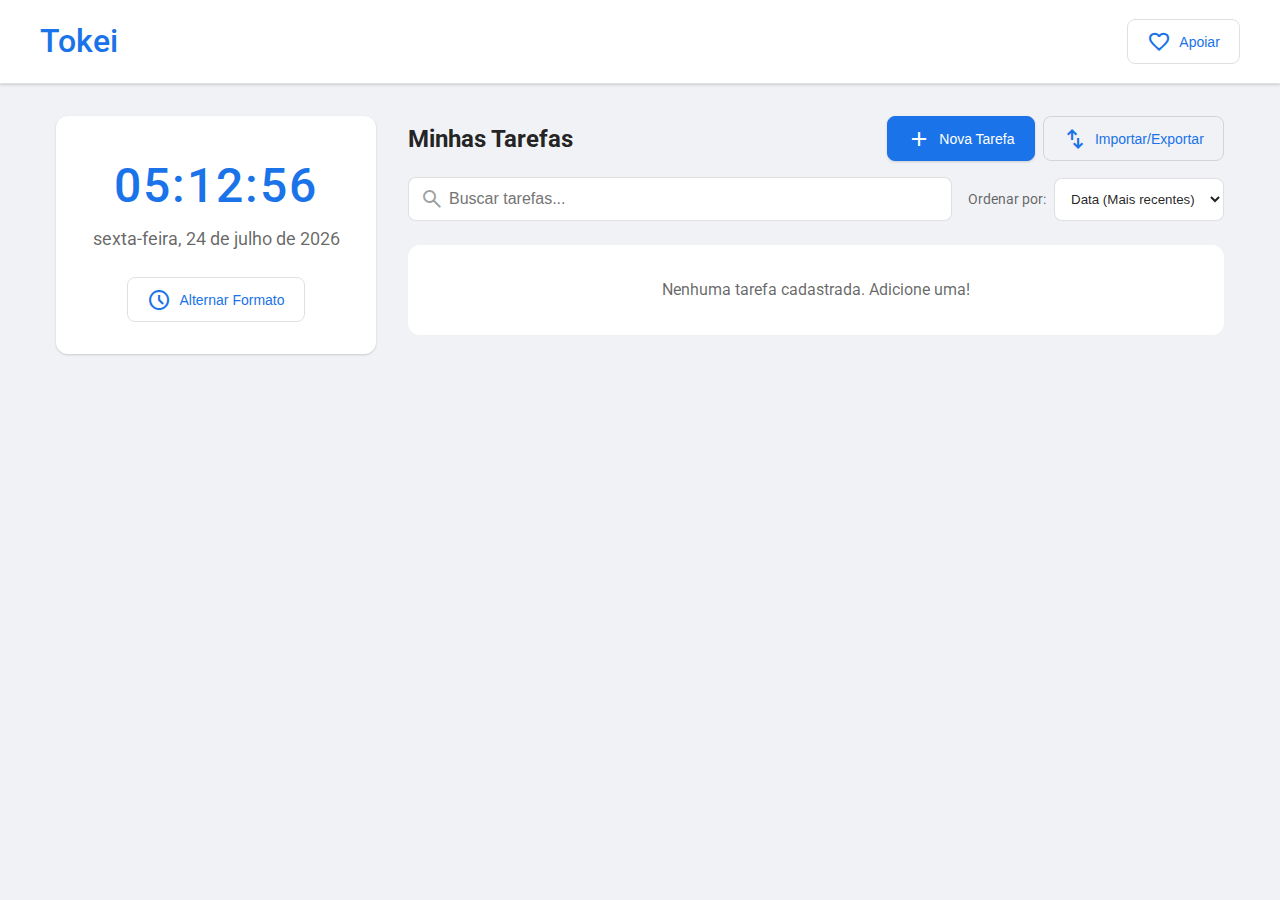
<file: index.html>
<!DOCTYPE html>
<html lang="pt-BR">

<head>
    <meta charset="UTF-8">
    <meta name="viewport" content="width=device-width, initial-scale=1.0">

    <title>Tokei - Gerenciador de Tarefas com Relógio</title>
    <meta name="description"
        content="Tokei é um gerenciador de tarefas simples e elegante com um relógio digital integrado para ajudar você a organizar seu dia e aumentar sua produtividade.">
    <meta name="keywords"
        content="gerenciador de tarefas, to-do list, lista de tarefas, produtividade, organização, relógio digital, pwa, tokei">
    <meta name="google-site-verification" content="ihvsrBT4nIsfPsbulz7ver1yjogS__1qQG6TbuRgeIA" />
    <meta name="theme-color" content="#1a73e8">

    <link rel="manifest" href="manifest.json">
    <link rel="apple-touch-icon" href="assets/icons/icon-192x192.svg">
    <link rel="icon" href="assets/icons/icon-512x512.svg">
    <link rel="icon" type="image/svg" href="assets/icons/icon-192x192.svg">

    <link rel="preconnect" href="https://fonts.googleapis.com">
    <link rel="preconnect" href="https://fonts.gstatic.com" crossorigin>
    <link href="https://fonts.googleapis.com/css2?family=Roboto:wght@300;400;500;700&display=swap" rel="stylesheet">
    <link
        href="https://fonts.googleapis.com/css2?family=Material+Symbols+Outlined:opsz,wght,FILL,GRAD@20..48,100..700,0..1,-50..200"
        rel="stylesheet" />

    <link rel="stylesheet" href="styles/main.css">

    <script src="scripts/notifications.js" defer></script>
    <script src="scripts/dialogs.js" defer></script>
    <script src="scripts/clock.js" defer></script>
    <script src="scripts/taskManager.js" defer></script>
    <script src="scripts/exportImport.js" defer></script>
    <script src="scripts/main.js" defer></script>
</head>

<body>
    <header class="app-header">
        <div class="header-content">
            <h1>Tokei</h1>
            <button id="donate-btn" class="donate-button">
                <span class="material-symbols-outlined">favorite</span>
                Apoiar
            </button>
        </div>
    </header>

    <main class="app-container">
        <section class="clock-section">
            <div class="clock-container">
                <div id="digital-clock" class="digital-clock" aria-live="polite"></div>
                <div id="date-display" class="date-display"></div>
                <div class="clock-controls">
                    <button id="toggle-format" class="mdc-button" aria-label="Alternar formato do relógio">
                        <span class="material-symbols-outlined">schedule</span>
                        Alternar Formato
                    </button>
                </div>
            </div>
        </section>

        <section class="tasks-section">
            <div class="tasks-header">
                <h2>Minhas Tarefas</h2>
                <div class="task-controls">
                    <button id="add-task-btn" class="mdc-button mdc-button--raised">
                        <span class="material-symbols-outlined">add</span>
                        Nova Tarefa
                    </button>
                    <button id="import-export-btn" class="mdc-button">
                        <span class="material-symbols-outlined">import_export</span>
                        Importar/Exportar
                    </button>
                </div>
            </div>

            <div class="tasks-options">
                <div class="search-container">
                    <span class="material-symbols-outlined">search</span>
                    <input type="search" id="search-tasks" placeholder="Buscar tarefas...">
                </div>
                <div class="sort-container">
                    <label for="sort-tasks">Ordenar por:</label>
                    <select id="sort-tasks">
                        <option value="date-asc">Data (Mais recentes)</option>
                        <option value="date-desc">Data (Mais antigas)</option>
                        <option value="title-asc">Título (A-Z)</option>
                        <option value="title-desc">Título (Z-A)</option>
                    </select>
                </div>
            </div>

            <div id="task-form-container" class="task-form-container hidden">
                <form id="task-form" class="task-form">
                    <input type="hidden" id="task-id" name="task-id">
                    <div class="form-group">
                        <label for="task-title">Título da Tarefa</label>
                        <input type="text" id="task-title" name="task-title" placeholder="Ex: Reunião de equipe"
                            required>
                    </div>
                    <div class="form-group">
                        <label for="task-description">Descrição (opcional)</label>
                        <textarea id="task-description" name="task-description"
                            placeholder="Ex: Discutir o progresso do projeto"></textarea>
                    </div>
                    <div class="form-row">
                        <div class="form-group">
                            <label for="task-date">Data:</label>
                            <input type="date" id="task-date" name="task-date" required>
                        </div>
                        <div class="form-group">
                            <label for="task-time">Hora:</label>
                            <input type="time" id="task-time" name="task-time" required>
                        </div>
                    </div>
                    <div class="form-actions">
                        <button type="button" id="cancel-task-btn" class="mdc-button">Cancelar</button>
                        <button type="submit" class="mdc-button mdc-button--raised">Salvar Tarefa</button>
                    </div>
                </form>
            </div>

            <div id="tasks-list" class="tasks-list">
            </div>
        </section>

        <div id="import-export-modal" class="modal hidden">
            <div class="modal-content">
                <button class="close-modal-btn" aria-label="Fechar modal">&times;</button>
                <h3>Importar & Exportar Tarefas</h3>
                <p>Exporte suas tarefas para um arquivo JSON ou importe tarefas de um arquivo existente.</p>
                <div class="modal-actions">
                    <button id="export-tasks-btn" class="mdc-button mdc-button--raised">
                        <span class="material-symbols-outlined">download</span>
                        Exportar Tarefas
                    </button>
                    <button id="import-tasks-btn" class="mdc-button mdc-button--raised">
                        <span class="material-symbols-outlined">upload</span>
                        Importar Tarefas
                    </button>
                    <input type="file" id="file-input" accept=".json" class="hidden">
                </div>
            </div>
        </div>
    </main>

    <div id="notification-container" class="notification hidden" role="alert"></div>

</body>

</html>
</file>
<file: styles/main.css>
:root {
  --primary-color: #1a73e8;
  --primary-dark: #004bb3;
  --background: #f0f2f5;
  --surface: #ffffff;
  --error: #d32f2f;
  --on-primary: #ffffff;
  --on-surface: #000000;
  --on-error: #ffffff;
  --text-primary: rgba(0, 0, 0, 0.87);
  --text-secondary: rgba(0, 0, 0, 0.6);
  --text-hint: rgba(0, 0, 0, 0.38);
  --border-color: rgba(0, 0, 0, 0.12);
  --shadow: 0 1px 3px rgba(0, 0, 0, 0.1), 0 1px 2px rgba(0, 0, 0, 0.06);
  --shadow-elevated: 0 4px 6px rgba(0, 0, 0, 0.1), 0 2px 4px rgba(0, 0, 0, 0.06);
  --success: #34a853;
  --on-success: #ffffff;
}

@media (prefers-color-scheme: dark) {
  :root {
    --primary-color: #8ab4f8;
    --primary-dark: #5a8de8;
    --background: #121212;
    --surface: #1e1e1e;
    --error: #f44336;
    --on-primary: #202124;
    --on-surface: #ffffff;
    --on-error: #000000;
    --text-primary: rgba(255, 255, 255, 0.87);
    --text-secondary: rgba(255, 255, 255, 0.6);
    --text-hint: rgba(255, 255, 255, 0.38);
    --border-color: rgba(255, 255, 255, 0.12);
    --shadow: 0 2px 4px rgba(0, 0, 0, 0.3);
    --shadow-elevated: 0 4px 8px rgba(0, 0, 0, 0.5);
    --success: #68b36b;
  }
}

* {
  margin: 0;
  padding: 0;
  box-sizing: border-box;
}

body {
  font-family: "Roboto", sans-serif;
  background-color: var(--background);
  color: var(--text-primary);
  line-height: 1.6;
}

.app-header {
  background-color: var(--surface);
  color: var(--on-surface);
  padding: 1rem;
  box-shadow: var(--shadow);
  position: sticky;
  top: 0;
  z-index: 100;
  border-bottom: 1px solid var(--border-color);
}

.header-content {
  display: flex;
  justify-content: space-between;
  align-items: center;
  max-width: 1200px;
  margin: 0 auto;
}

.header-content h1 {
  color: var(--primary-color);
  font-weight: 500;
}

.app-container {
  max-width: 1200px;
  margin: 2rem auto;
  padding: 0 1rem;
  display: grid;
  grid-template-columns: 1fr;
  gap: 2rem;
}

@media (min-width: 900px) {
  .app-container {
    grid-template-columns: 320px 1fr;
  }
}

.mdc-button {
  display: inline-flex;
  align-items: center;
  justify-content: center;
  gap: 0.5rem;
  padding: 0.6rem 1.2rem;
  background-color: transparent;
  color: var(--primary-color);
  border: 1px solid var(--border-color);
  border-radius: 8px;
  font-size: 0.875rem;
  font-weight: 500;
  cursor: pointer;
  transition: background-color 0.2s ease, box-shadow 0.2s ease;
  text-decoration: none;
}

.mdc-button:hover {
  background-color: rgba(var(--primary-color), 0.08);
}

.mdc-button--raised {
  background-color: var(--primary-color);
  color: var(--on-primary);
  border-color: var(--primary-color);
  box-shadow: var(--shadow);
}

.mdc-button--raised:hover {
  background-color: var(--primary-dark);
  box-shadow: var(--shadow-elevated);
}

.donate-button {
  display: inline-flex;
  align-items: center;
  justify-content: center;
  gap: 0.5rem;
  padding: 0.6rem 1.2rem;
  background-color: transparent;
  color: var(--primary-color);
  border: 1px solid var(--border-color);
  border-radius: 8px;
  font-size: 0.875rem;
  font-weight: 500;
  cursor: pointer;
  transition: background-color 0.2s ease, box-shadow 0.2s ease;
  text-decoration: none;
}

.donate-button:hover {
  background-color: rgba(26, 115, 232, 0.08);
}

.clock-section {
  position: sticky;
  top: 80px;
}

.clock-container {
  background-color: var(--surface);
  border-radius: 12px;
  padding: 2rem;
  box-shadow: var(--shadow);
  text-align: center;
}

.digital-clock {
  font-size: 3rem;
  font-weight: 500;
  color: var(--primary-color);
  letter-spacing: 2px;
  white-space: nowrap;
}

.date-display {
  font-size: 1.1rem;
  color: var(--text-secondary);
  margin-bottom: 1.5rem;
}

.tasks-header {
  display: flex;
  justify-content: space-between;
  align-items: center;
  margin-bottom: 1rem;
  flex-wrap: wrap;
  gap: 1rem;
}

.task-controls {
  display: flex;
  gap: 0.5rem;
}

.tasks-options {
  display: flex;
  justify-content: space-between;
  align-items: center;
  gap: 1rem;
  margin-bottom: 1.5rem;
  flex-wrap: wrap;
}

.search-container {
  position: relative;
  flex-grow: 1;
}

.search-container .material-symbols-outlined {
  position: absolute;
  left: 12px;
  top: 50%;
  transform: translateY(-50%);
  color: var(--text-hint);
}

#search-tasks {
  width: 100%;
  padding: 0.75rem 0.75rem 0.75rem 2.5rem;
  border: 1px solid var(--border-color);
  border-radius: 8px;
  font-size: 1rem;
  background-color: var(--surface);
  color: var(--text-primary);
}

.sort-container {
  display: flex;
  align-items: center;
  gap: 0.5rem;
}

.sort-container label {
  font-size: 0.875rem;
  color: var(--text-secondary);
}

#sort-tasks {
  padding: 0.75rem;
  border: 1px solid var(--border-color);
  border-radius: 8px;
  background-color: var(--surface);
  color: var(--text-primary);
  cursor: pointer;
}

.task-form-container {
  background-color: var(--surface);
  border-radius: 12px;
  padding: 1.5rem;
  box-shadow: var(--shadow);
  margin-bottom: 1rem;
  overflow: hidden;
  max-height: 0;
  opacity: 0;
  transition: max-height 0.5s ease, opacity 0.5s ease, padding 0.5s ease;
}

.task-form-container:not(.hidden) {
  max-height: 500px;
  opacity: 1;
  padding: 1.5rem;
}

.task-form {
  display: flex;
  flex-direction: column;
  gap: 1rem;
}

.form-group {
  display: flex;
  flex-direction: column;
  gap: 0.5rem;
}

.form-group label {
  font-size: 0.875rem;
  font-weight: 500;
  color: var(--text-secondary);
}

.task-form input[type="text"],
.task-form input[type="date"],
.task-form input[type="time"],
.task-form textarea {
  padding: 0.75rem;
  border: 1px solid var(--border-color);
  border-radius: 8px;
  font-size: 1rem;
  background-color: var(--background);
  color: var(--text-primary);
  transition: border-color 0.2s ease, box-shadow 0.2s ease;
}

.task-form input:focus,
.task-form textarea:focus {
  outline: none;
  border-color: var(--primary-color);
  box-shadow: 0 0 0 2px rgba(26, 115, 232, 0.2);
}

.task-form textarea {
  min-height: 80px;
  resize: vertical;
}

.form-row {
  display: grid;
  grid-template-columns: 1fr 1fr;
  gap: 1rem;
}

.form-actions {
  display: flex;
  justify-content: flex-end;
  gap: 0.5rem;
  margin-top: 0.5rem;
}

.tasks-list {
  display: flex;
  flex-direction: column;
  gap: 0.75rem;
}

.task-item {
  background-color: var(--surface);
  border-radius: 12px;
  padding: 1rem 1.5rem;
  box-shadow: var(--shadow);
  display: flex;
  flex-direction: column;
  gap: 0.5rem;
  transition: all 0.3s ease;
  border-left: 4px solid transparent;
}

.task-item.completed {
  opacity: 0.6;
  background-color: var(--background);
}

.task-item.completed .task-title {
  text-decoration: line-through;
}

.task-header {
  display: flex;
  justify-content: space-between;
  align-items: center;
  gap: 1rem;
}

.task-title {
  font-weight: 500;
  font-size: 1.1rem;
  flex-grow: 1;
}

.task-actions {
  display: flex;
  gap: 0.25rem;
}

.task-button {
  background: none;
  border: none;
  cursor: pointer;
  color: var(--text-secondary);
  padding: 0.25rem;
  border-radius: 50%;
  display: flex;
  align-items: center;
  justify-content: center;
  transition: color 0.2s ease, background-color 0.2s ease;
}

.task-button:hover {
  color: var(--primary-color);
  background-color: rgba(var(--primary-color), 0.08);
}

.task-description {
  color: var(--text-secondary);
  font-size: 0.9rem;
}

.task-datetime {
  display: flex;
  justify-content: space-between;
  align-items: center;
  color: var(--text-secondary);
  font-size: 0.8rem;
  margin-top: 0.5rem;
}

.task-datetime .due-status {
  padding: 0.2rem 0.5rem;
  border-radius: 12px;
  font-weight: 500;
}

.task-item.due-soon {
  border-left-color: #f9ab00;
}
.task-item.overdue {
  border-left-color: var(--error);
}

.due-status.due-soon {
  background-color: rgba(249, 171, 0, 0.1);
  color: #f9ab00;
}
.due-status.overdue {
  background-color: rgba(211, 47, 47, 0.1);
  color: var(--error);
}

.no-tasks {
  text-align: center;
  padding: 2rem;
  color: var(--text-secondary);
  background-color: var(--surface);
  border-radius: 12px;
}

.modal {
  position: fixed;
  top: 0;
  left: 0;
  width: 100%;
  height: 100%;
  background-color: rgba(0, 0, 0, 0.6);
  display: flex;
  justify-content: center;
  align-items: center;
  z-index: 1000;
  opacity: 0;
  visibility: hidden;
  transition: opacity 0.3s ease, visibility 0.3s ease;
}

.modal:not(.hidden) {
  opacity: 1;
  visibility: visible;
}

.modal-content {
  background-color: var(--surface);
  padding: 2rem;
  border-radius: 12px;
  width: 90%;
  max-width: 500px;
  box-shadow: var(--shadow-elevated);
  position: relative;
  transform: scale(0.95);
  transition: transform 0.3s ease;
}

.modal:not(.hidden) .modal-content {
  transform: scale(1);
}

.close-modal-btn {
  position: absolute;
  top: 0.5rem;
  right: 0.5rem;
  font-size: 1.5rem;
  cursor: pointer;
  background: none;
  border: none;
  color: var(--text-secondary);
}

.modal-actions {
  display: flex;
  flex-direction: column;
  gap: 1rem;
  margin-top: 1.5rem;
}

.notification {
  position: fixed;
  bottom: 1.5rem;
  left: 50%;
  transform: translateX(-50%);
  padding: 1rem 1.5rem;
  border-radius: 8px;
  box-shadow: var(--shadow-elevated);
  z-index: 2000;
  opacity: 0;
  transition: opacity 0.3s ease, transform 0.3s ease;
  pointer-events: none;
  max-width: 90%;
}

.notification:not(.hidden) {
  opacity: 1;
  transform: translateX(-50%) translateY(0);
  pointer-events: auto;
}

.notification.success {
  background-color: var(--success);
  color: var(--on-success);
}

.notification.error {
  background-color: var(--error);
  color: var(--on-error);
}

.notification.info {
  background-color: var(--primary-color);
  color: var(--on-primary);
}

.dialog-container {
  position: fixed;
  top: 0;
  left: 0;
  width: 100%;
  height: 100%;
  background-color: rgba(0, 0, 0, 0.6);
  display: flex;
  justify-content: center;
  align-items: center;
  z-index: 1001;
}

.dialog-surface {
  background-color: var(--surface);
  padding: 1.5rem;
  border-radius: 12px;
  width: 90%;
  max-width: 400px;
  box-shadow: var(--shadow-elevated);
}

.dialog-title {
  font-size: 1.25rem;
  font-weight: 500;
  margin-bottom: 1rem;
}

.dialog-content {
  color: var(--text-secondary);
  margin-bottom: 1.5rem;
}

.dialog-actions {
  display: flex;
  justify-content: flex-end;
  gap: 0.5rem;
}

.pix-key-container {
  display: flex;
  gap: 0.5rem;
  margin-top: 1rem;
}

.pix-key-container input {
  flex-grow: 1;
  padding: 0.5rem;
  border: 1px solid var(--border-color);
  border-radius: 8px;
  background-color: var(--background);
  color: var(--text-secondary);
  font-size: 0.875rem;
  overflow: hidden;
  text-overflow: ellipsis;
}

.pix-note {
  font-size: 0.75rem;
  color: var(--text-hint);
  text-align: center;
  margin-top: 0.5rem;
}

.hidden {
  display: none;
}

@media (max-width: 600px) {
  .digital-clock {
    font-size: 2.5rem;
  }
  .date-display {
    font-size: 1rem;
  }
  .tasks-header {
    flex-direction: column;
    align-items: flex-start;
  }
  .form-row {
    grid-template-columns: 1fr;
  }
}
</file>
